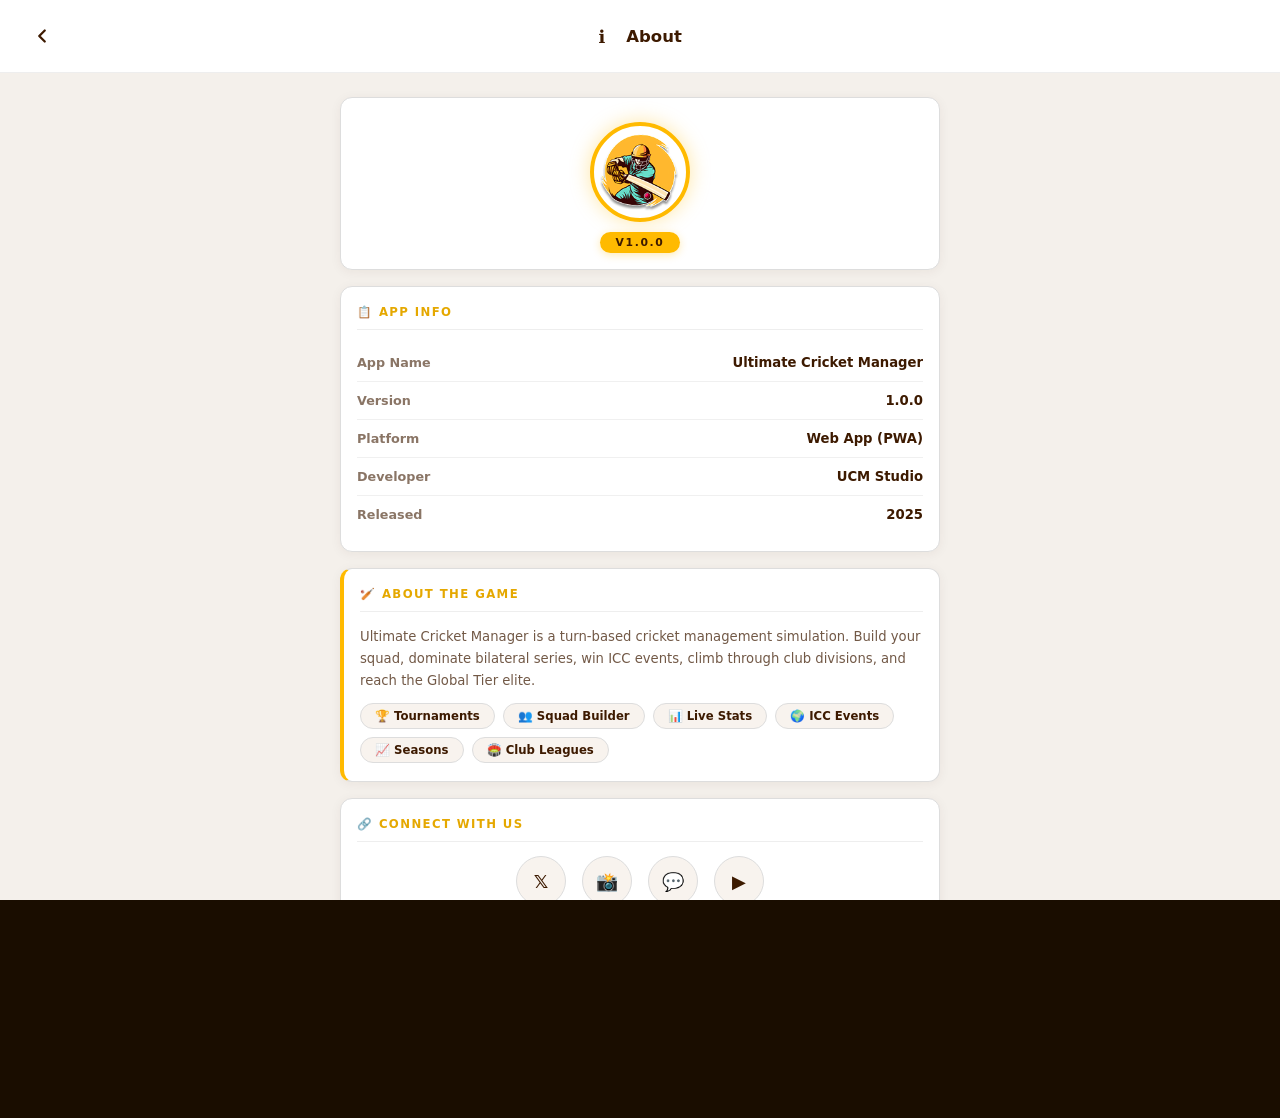
<file: about.html>
<!DOCTYPE html>
<html lang="en">
<head>
  <meta charset="UTF-8" />
  <meta name="viewport" content="width=device-width, initial-scale=1.0, maximum-scale=1.0, user-scalable=no" />
  <meta name="mobile-web-app-capable" content="yes" />
  <meta name="apple-mobile-web-app-capable" content="yes" />
  <meta name="apple-mobile-web-app-status-bar-style" content="black-translucent" />
  <meta name="theme-color" content="#FFFFFF" />
  <title>About – UCM</title>
  <link rel="icon" type="image/png" href="images/logo_mascot_round.png" />
  <link rel="stylesheet" href="css/styles.css" />
  <link rel="stylesheet" href="css/about.css" />
</head>
<body class="about-page">

  <div id="screen-about" class="screen active">

    <!-- ── Sticky Header ── -->
    <div class="about-screen-header">
      <button class="btn-back-icon" onclick="window.location.href='menu.html'">
        <svg viewBox="0 0 24 24" fill="none" stroke="currentColor" stroke-width="2.5"
             stroke-linecap="round" stroke-linejoin="round">
          <polyline points="15 18 9 12 15 6"/>
        </svg>
      </button>
      <div class="about-header-center">
        <span class="about-header-icon">ℹ️</span>
        <h2>About</h2>
      </div>
      <div style="width:44px;"></div>
    </div>

    <!-- ── Page Content ── -->
    <div class="about-wrap">

      <!-- Hero Block -->
      <div class="about-hero-block">
        <img class="about-big-mascot"
             src="images/logo_mascot_round.png"
             onerror="this.style.display='none'"
             alt="UCM Mascot" />

        <span class="about-version-badge">v1.0.0</span>
      </div>

      <!-- App Info Card -->
      <div class="about-card">
        <p class="about-section-title">📋 App Info</p>

        <div class="about-row">
          <span class="about-label">App Name</span>
          <span class="about-value">Ultimate Cricket Manager</span>
        </div>
        <div class="about-row">
          <span class="about-label">Version</span>
          <span class="about-value">1.0.0</span>
        </div>
        <div class="about-row">
          <span class="about-label">Platform</span>
          <span class="about-value">Web App (PWA)</span>
        </div>
        <div class="about-row">
          <span class="about-label">Developer</span>
          <span class="about-value">UCM Studio</span>
        </div>
        <div class="about-row">
          <span class="about-label">Released</span>
          <span class="about-value">2025</span>
        </div>
      </div>

      <!-- About the Game Card -->
      <div class="about-card about-card-quote">
        <p class="about-section-title">🏏 About the Game</p>
        <p class="about-desc">
          Ultimate Cricket Manager is a turn-based cricket management simulation.
          Build your squad, dominate bilateral series, win ICC events, climb through
          club divisions, and reach the Global Tier elite.
        </p>
        <div class="about-features">
          <span class="about-feature-pill">🏆 Tournaments</span>
          <span class="about-feature-pill">👥 Squad Builder</span>
          <span class="about-feature-pill">📊 Live Stats</span>
          <span class="about-feature-pill">🌍 ICC Events</span>
          <span class="about-feature-pill">📈 Seasons</span>
          <span class="about-feature-pill">🏟️ Club Leagues</span>
        </div>
      </div>

      <!-- Connect With Us Card -->
      <div class="about-card">
        <p class="about-section-title">🔗 Connect With Us</p>
        <div class="social-icon-row">
          <a class="social-icon-btn" href="#" title="Twitter / X">𝕏</a>
          <a class="social-icon-btn" href="#" title="Instagram">📸</a>
          <a class="social-icon-btn" href="#" title="Discord">💬</a>
          <a class="social-icon-btn" href="#" title="YouTube">▶️</a>
        </div>
        <p class="about-placeholder-note">Social links will be added soon</p>
      </div>

      <!-- Footer -->
      <div class="about-footer-divider"></div>
      <p class="about-copyright">
        © 2025 Ultimate Cricket Manager<br/>All rights reserved.
      </p>

    </div><!-- /about-wrap -->
  </div><!-- /screen-about -->

</body>
</html>
</file>
<file: css/styles.css>
/* ===== RESET ===== */
*, *::before, *::after { box-sizing: border-box; margin: 0; padding: 0; }

:root {
  --gold:         #FFBA00;
  --gold-dark:    #E5A800;
  --gold-light:   #FFD45E;
  --brown-dark:   #3D1A00;
  --brown-mid:    #5C2D00;
  --brown-light:  #8B4A00;
  --bg-dark:      #1A0D00;
  --bg-card:      #2A1500;
  --bg-row:       #321A00;
  --text-primary: #FFF3DC;
  --text-muted:   #C4955A;
  --border:       #5C3A10;
  --accent-green: #22c55e;
  --accent-red:   #ef4444;
  --radius:       12px;
  --transition:   0.2s ease;
}

html, body {
  height: 100%;
  font-family: 'Segoe UI', system-ui, sans-serif;
  font-size: 15px;
  overflow-x: hidden;
  background: var(--bg-dark);
  -webkit-tap-highlight-color: transparent;
  touch-action: manipulation;
}

.screen        { display: none; min-height: 100vh; padding-bottom: 80px; }
.screen.active { display: block; }

/* ============================================================
   LOADING SCREEN
   ============================================================ */
#screen-loading        { background: #FFFFFF; }  
#screen-loading.active {
  display: flex; align-items: center;
  justify-content: center; min-height: 100vh;
}
.loading-wrap {
  display: flex; flex-direction: column;
  align-items: center; justify-content: center;
  width: 100%; max-width: 360px;
  padding: 40px 24px;
}


.logo-full-img {
  width: 100%; max-width: 300px;
  object-fit: contain; margin-bottom: 36px; display: block;
}
.progress-bar-wrap {
  width: 280px; height: 16px;
  background: var(--brown-dark); border-radius: 99px;
  overflow: hidden; border: 2px solid var(--brown-dark);
  margin-bottom: 12px;
}
.progress-bar {
  height: 100%; width: 0%; background: #FFBA00;  
  border-radius: 99px; transition: width 0.4s ease;
}
.loading-label {
  font-size: 0.82rem; font-weight: 800;
  color: var(--brown-dark); letter-spacing: 0.2em;
  text-transform: uppercase; margin-bottom: 4px;
}
@keyframes btn-bounce-in {
  0%   { transform: scale(0.6);   opacity: 0; }
  55%  { transform: scale(1.12);  opacity: 1; }
  75%  { transform: scale(0.95);  }
  90%  { transform: scale(1.04);  }
  100% { transform: scale(1);     }
}


@keyframes btn-pulse {
  0%, 100% { transform: scale(1);    box-shadow: 0 5px 0 var(--brown-dark); }
  50%       { transform: scale(1.04); box-shadow: 0 7px 0 var(--brown-dark); }
}

.btn-start {
  margin-top: 28px; width: 100%;
  background: var(--gold); color: var(--brown-dark);
  border: 3px solid var(--brown-dark); border-radius: 14px;
  padding: 15px 0; font-size: 1.15rem; font-weight: 900;
  letter-spacing: 0.12em; cursor: pointer; text-transform: uppercase;
  box-shadow: 0 5px 0 var(--brown-dark);
  transition: transform 0.1s ease, box-shadow 0.1s ease;
  animation: btn-bounce-in 0.6s cubic-bezier(0.36, 0.07, 0.19, 0.97) forwards,
             btn-pulse 1.8s ease-in-out 0.6s infinite;
}
.btn-start:hover  { background: var(--gold-dark); }
.btn-start:active { transform: translateY(4px); box-shadow: 0 1px 0 var(--brown-dark); }

/* ============================================================
   MAIN MENU
   ============================================================ */
#screen-main-menu        { background: var(--bg-dark); position: relative; }
#screen-main-menu.active {
  display: flex; flex-direction: column;
  min-height: 100vh; padding-bottom: 0;
}

.menu-bg {
  position: fixed; inset: 0; z-index: 0; overflow: hidden;
}
.menu-bg-img {
  width: 100%; height: 100%;
  object-fit: cover; object-position: center;
  filter: brightness(0.55);
}

.menu-header {
  position: relative; z-index: 2;
  display: flex; align-items: center;
  justify-content: center;
  gap: 12px; padding: 16px 20px 12px;
  background: linear-gradient(to bottom, rgba(0,0,0,0.65) 0%, transparent 100%);
}
.menu-mascot {
  width: 72px; height: 72px;
  border-radius: 50%; object-fit: cover;
  border: 3px solid var(--gold);
  box-shadow: 0 2px 12px rgba(0,0,0,0.5);
  flex-shrink: 0;
}
.menu-logo-text {
  height: 64px; object-fit: contain;
  filter: drop-shadow(2px 2px 4px rgba(0,0,0,0.8));
}
.menu-logo-fallback {
  color: var(--gold); font-size: 2rem; font-weight: 900;
  text-shadow: 2px 2px 0 var(--brown-dark); line-height: 1;
}
.menu-logo-fallback span {
  display: block; font-size: 0.7rem;
  color: var(--text-primary); font-weight: 400; letter-spacing: 0.05em;
}

.user-badge {
  position: relative; z-index: 2;
  display: flex; align-items: center; justify-content: space-between;
  padding: 6px 16px 10px;
}
#user-badge-name {
  font-size: 0.85rem; color: var(--text-primary);
  font-weight: 600;
}
.btn-signout {
  background: rgba(255,255,255,0.12);
  border: 1px solid rgba(255,255,255,0.25);
  color: #fff; border-radius: 99px;
  padding: 5px 14px; font-size: 0.78rem;
  cursor: pointer; font-weight: 600;
  transition: background var(--transition);
}
.btn-signout:hover { background: rgba(255,255,255,0.22); }

.menu-grid {
  position: relative; z-index: 2;
  display: grid; grid-template-columns: 1fr 1fr;
  gap: 12px; padding: 12px 16px 32px; flex: 1;
}

.menu-card {
  background: rgba(255, 255, 255, 0.18);
  backdrop-filter: blur(12px);
  -webkit-backdrop-filter: blur(12px);
  border: 1px solid rgba(255, 255, 255, 0.3);
  border-radius: 20px;
  padding: 20px 12px 16px;
  display: flex; flex-direction: column;
  align-items: center; justify-content: center;
  gap: 10px; cursor: pointer;
  min-height: 130px;
  box-shadow: 0 4px 20px rgba(0,0,0,0.3);
  transition: transform var(--transition),
              background var(--transition),
              box-shadow var(--transition);
  -webkit-tap-highlight-color: transparent;
}
.menu-card:hover {
  background: rgba(255, 255, 255, 0.28);
  transform: translateY(-2px);
  box-shadow: 0 8px 28px rgba(0,0,0,0.4);
}
.menu-card:active {
  transform: translateY(1px);
  box-shadow: 0 2px 10px rgba(0,0,0,0.3);
}

.menu-card-icon {
  width: 56px; height: 56px;
  background: rgba(255,255,255,0.9);
  border-radius: 50%;
  display: flex; align-items: center; justify-content: center;
  box-shadow: 0 2px 8px rgba(0,0,0,0.2);
  color: #3b82f6; flex-shrink: 0;
}
.menu-card-icon svg { width: 28px; height: 28px; }

.menu-card-label {
  font-size: 0.95rem; font-weight: 800;
  color: #FFFFFF; text-align: center; line-height: 1.25;
  text-shadow:
    1px 1px 0 rgba(0,0,0,0.8),
    -1px -1px 0 rgba(0,0,0,0.8),
    1px -1px 0 rgba(0,0,0,0.8),
    -1px 1px 0 rgba(0,0,0,0.8);
  font-style: italic; letter-spacing: 0.01em;
}

/* ============================================================
   AUTH SCREEN (auth.html)
   ============================================================ */
#auth-body {
  margin: 0; padding: 0;
  background: #FFFFFF;
  min-height: 100vh;
  display: flex;
  align-items: center;
  justify-content: center;
  
}

#screen-auth.active {
  display: flex;
  align-items: center;
  justify-content: center;
  min-height: 100vh;
  padding: 24px 16px;
  background: transparent;
  width: 340px;
}

.auth-wrap {
  width: 100%;
  max-width: 400px;
  display: flex;
  flex-direction: column;
  gap: 16px;
}

.auth-logo {
  display: flex;
  justify-content: center;
  margin-bottom: 4px;
}

.auth-logo .logo-full-img {
  max-width: 250px;
  margin-bottom: 0;
}

.auth-tabs {
  display: flex;
  gap: 0;
  background: #F0F0F0;
  border: 1px solid #DDDDDD;
  border-radius: var(--radius);
  overflow: hidden;
}
.auth-tabs .btn-tab {
  flex: 1;
  border-radius: 0;
  border: none;
  border-right: 1px solid #DDDDDD;
  font-size: 0.92rem;
  background: #F0F0F0;
  color: #555555;
  min-height: 44px;
}
.auth-tabs .btn-tab:last-child { border-right: none; }
.auth-tabs .btn-tab.active {
  background: var(--gold);
  color: var(--brown-dark);
  font-weight: 800;
}
.auth-tabs .btn-tab:hover:not(.active) {
  background: #E5E5E5;
}

.auth-form {
  display: flex;
  flex-direction: column;
  gap: 12px;
}

.auth-form input {
  width: 100%;
  background: #F8F8F8;
  color: #1A1A1A;
  border: 1.5px solid #DDDDDD;
  border-radius: var(--radius);
  padding: 13px 16px;
  font-size: 0.95rem;
  min-height: 48px;
  outline: none;
  transition: border-color var(--transition);
}
.auth-form input:focus {
  border-color: var(--gold);
  background: #FFFFFF;
}
.auth-form input::placeholder {
  color: #AAAAAA;
}

.auth-error {
  color: #cc0000;
  font-size: 0.82rem;
  padding: 8px 12px;
  background: #fff0f0;
  border: 1px solid #ffcccc;
  border-radius: var(--radius);
}

.auth-success {
  color: #166534;
  font-size: 0.82rem;
  padding: 8px 12px;
  background: #f0fff4;
  border: 1px solid #bbf7d0;
  border-radius: var(--radius);
}

.auth-hint {
  font-size: 0.85rem;
  color: #666666;
  margin-bottom: 4px;
}

.auth-link {
  text-align: center;
  color: var(--brown-mid);
  font-size: 0.85rem;
  cursor: pointer;
  padding: 4px 0;
  text-decoration: underline;
}
.auth-link:hover { color: var(--brown-dark); }

/* ============================================================
   ABOUT SCREEN
   ============================================================ */
#screen-about { background: var(--bg-dark); }

.about-wrap {
  display: flex; flex-direction: column;
  align-items: center; gap: 16px;
  padding: 20px 16px 40px;
}

.about-header-logo {
  display: flex; align-items: center;
  gap: 12px; margin-bottom: 4px;
  background: rgba(255,255,255,0.05);
  border-radius: 16px; padding: 12px 20px;
  width: 100%; justify-content: center;
  border: 1px solid var(--border);
}
.about-mascot {
  width: 64px; height: 64px;
  border-radius: 50%; object-fit: cover;
  border: 2px solid var(--gold); flex-shrink: 0;
}
.about-logo-text {
  height: 56px; object-fit: contain;
  filter: drop-shadow(1px 1px 3px rgba(0,0,0,0.6));
}

.about-card {
  width: 100%; background: var(--bg-card);
  border: 1px solid var(--border); border-radius: var(--radius);
  padding: 16px;
}
.about-row {
  display: flex; justify-content: space-between;
  align-items: center; padding: 10px 0;
  border-bottom: 1px solid var(--border);
}
.about-row:last-child  { border-bottom: none; }
.about-label           { font-size: 0.85rem; color: var(--text-muted); }
.about-value           { font-size: 0.9rem; color: var(--text-primary); font-weight: 600; }
.about-section-title   {
  font-size: 0.8rem; color: var(--gold);
  text-transform: uppercase; letter-spacing: 0.1em;
  font-weight: 700; margin-bottom: 10px;
}
.about-desc            { font-size: 0.88rem; color: var(--text-muted); line-height: 1.6; }
.social-links          {
  display: grid; grid-template-columns: 1fr 1fr;
  gap: 10px; margin-top: 4px;
}
.social-btn {
  display: flex; align-items: center; gap: 8px;
  background: var(--bg-row); border: 1px solid var(--border);
  border-radius: var(--radius); padding: 10px 14px;
  color: var(--text-primary); font-size: 0.88rem;
  text-decoration: none; cursor: pointer;
  transition: border-color var(--transition);
}
.social-btn:hover       { border-color: var(--gold); }
.about-placeholder-note {
  font-size: 0.75rem; color: var(--text-muted);
  margin-top: 10px; text-align: center; font-style: italic;
}
.about-copyright {
  font-size: 0.75rem; color: var(--text-muted);
  text-align: center; padding-top: 8px;
}

/* ============================================================
   UNIVERSAL BUTTONS
   ============================================================ */
.btn-primary {
  background: var(--gold); color: var(--brown-dark);
  border: 2px solid var(--brown-dark); border-radius: var(--radius);
  padding: 13px 24px; font-size: 1rem; cursor: pointer;
  font-weight: 800; width: 100%;
  box-shadow: 0 3px 0 var(--brown-dark);
  transition: transform 0.1s, box-shadow 0.1s;
  text-transform: uppercase; letter-spacing: 0.06em;
}
.btn-primary:active { transform: translateY(2px); box-shadow: 0 1px 0 var(--brown-dark); }
.btn-primary:hover  { background: var(--gold-dark); }

.btn-secondary {
  background: var(--bg-card); color: var(--text-primary);
  border: 1px solid var(--border); border-radius: var(--radius);
  padding: 10px 20px; font-size: 0.9rem; cursor: pointer;
  transition: background var(--transition); width: 100%;
}
.btn-secondary:hover { background: var(--bg-row); }

.btn-danger {
  background: var(--accent-red); color: #fff;
  border: none; border-radius: var(--radius);
  padding: 12px 20px; cursor: pointer;
  font-size: 0.9rem; font-weight: 700;
  width: 100%; margin-top: 20px;
}

.btn-back {
  background: none; border: none;
  color: var(--gold); cursor: pointer;
  font-size: 0.95rem; font-weight: 600; white-space: nowrap;
  padding: 8px 4px; min-width: 44px; min-height: 44px;
}

.btn-tab {
  background: var(--bg-card); color: var(--text-muted);
  border: 1px solid var(--border); padding: 8px 16px;
  cursor: pointer; font-size: 0.85rem;
  border-radius: var(--radius); transition: all var(--transition);
  min-height: 44px;
}
.btn-tab.active, .btn-tab:hover {
  background: var(--gold); color: var(--brown-dark);
  border-color: var(--gold); font-weight: 700;
}

.btn-group { display: flex; gap: 8px; flex-wrap: wrap; }
.btn-option {
  background: var(--bg-card); color: var(--text-muted);
  border: 1px solid var(--border); border-radius: var(--radius);
  padding: 8px 16px; cursor: pointer; font-size: 0.85rem;
  transition: all var(--transition); min-height: 44px;
}
.btn-option.active {
  background: var(--gold); color: var(--brown-dark);
  border-color: var(--gold); font-weight: 700;
}

.btn-drs {
  background: #1a3a5c; color: #7ab8f5;
  border: 1px solid #2c5282; border-radius: var(--radius);
  padding: 10px 18px; cursor: pointer; font-size: 0.9rem;
  min-height: 44px;
}

.hidden { display: none !important; }

/* ============================================================
   SCREEN HEADER
   ============================================================ */
.screen-header {
  display: flex; align-items: center; gap: 14px;
  padding: 14px 20px; background: var(--bg-card);
  border-bottom: 1px solid var(--border);
  position: sticky; top: 0; z-index: 10;
  min-height: 56px;
}
.screen-header h2 { font-size: 1.1rem; flex: 1; color: var(--text-primary); }
.season-label {
  font-size: 0.8rem; color: var(--text-muted);
  background: var(--bg-row); padding: 4px 10px;
  border-radius: 99px; border: 1px solid var(--border);
  white-space: nowrap;
}

/* ============================================================
   TABLES
   ============================================================ */
.table-wrap   { overflow-x: auto; padding: 16px; -webkit-overflow-scrolling: touch; }
.data-table   { width: 100%; border-collapse: collapse; font-size: 0.88rem; }
.data-table th {
  background: var(--bg-card); color: var(--text-muted);
  padding: 10px 12px; text-align: left;
  border-bottom: 2px solid var(--border);
  font-weight: 600; text-transform: uppercase;
  font-size: 0.78rem; letter-spacing: 0.05em;
  white-space: nowrap;
}
.data-table td {
  padding: 10px 12px; border-bottom: 1px solid var(--border);
  color: var(--text-primary); white-space: nowrap;
}
.data-table tbody tr:hover      { background: var(--bg-row); }
.data-table tbody tr.promoted   { border-left: 3px solid var(--accent-green); }
.data-table tbody tr.relegation { border-left: 3px solid var(--accent-red); }
.data-table tbody tr.user-row   { background: #2d1800; }

/* ============================================================
   MATCH SCREEN
   ============================================================ */
.match-header {
  display: flex; align-items: center; justify-content: space-between;
  padding: 14px 20px; background: var(--bg-card);
  border-bottom: 1px solid var(--border);
  font-weight: 600; color: var(--text-primary);
}
.match-vs { color: var(--text-muted); font-size: 0.85rem; }

.scoreboard {
  background: var(--bg-card); padding: 28px 20px;
  text-align: center; border-bottom: 1px solid var(--border);
}
.score-main   { font-size: 3.2rem; font-weight: 700; color: var(--text-primary); }
.score-sub    { color: var(--text-muted); margin-top: 4px; }
.score-target { color: var(--gold); margin-top: 8px; font-size: 0.95rem; font-weight: 600; }

.batting-info, .bowling-info {
  padding: 12px 20px; background: var(--bg-dark);
  border-bottom: 1px solid var(--border);
  font-size: 0.88rem; color: var(--text-primary);
}
.batter-row, .bowler-row {
  display: flex; justify-content: space-between; padding: 3px 0;
}
.batter-row.active-batter { color: var(--gold); font-weight: 600; }

.commentary-box {
  padding: 14px 20px; min-height: 140px;
  font-size: 0.88rem; color: var(--text-muted);
  border-bottom: 1px solid var(--border);
  display: flex; flex-direction: column; gap: 5px;
}
.ball-dot    { color: var(--text-muted); }
.ball-single { color: var(--text-primary); }
.ball-four   { color: #60a5fa; font-weight: 700; }
.ball-six    { color: var(--gold); font-weight: 700; }
.ball-wicket { color: var(--accent-red); font-weight: 700; }
.ball-extra  { color: #a78bfa; }

.match-controls {
  display: flex; gap: 10px; padding: 16px 20px;
  flex-wrap: wrap; align-items: center;
}
.match-controls select {
  background: var(--bg-card); color: var(--text-primary);
  border: 1px solid var(--border); border-radius: var(--radius);
  padding: 9px 12px; font-size: 0.88rem;
  min-height: 44px;
}

/* ============================================================
   SAVE SLOTS
   ============================================================ */
.save-slots-wrap { padding: 16px; display: flex; flex-direction: column; gap: 12px; }
.save-slot {
  background: var(--bg-card); border: 1px solid var(--border);
  border-radius: var(--radius); padding: 16px;
  display: flex; align-items: center; justify-content: space-between;
  cursor: pointer; transition: border-color var(--transition);
  min-height: 64px;
}
.save-slot:hover  { border-color: var(--gold); }
.save-slot.empty  { opacity: 0.45; cursor: default; }
.save-slot-name   { font-weight: 700; color: var(--text-primary); }
.save-slot-meta   { font-size: 0.8rem; color: var(--text-muted); margin-top: 3px; }
.save-slot-del    {
  background: none; border: none;
  color: var(--accent-red); cursor: pointer;
  font-size: 1.1rem; padding: 8px; min-width: 44px; min-height: 44px;
}

/* ============================================================
   MODALS
   ============================================================ */
.modal {
  position: fixed; inset: 0; background: rgba(0,0,0,0.82);
  z-index: 100; display: flex; align-items: center; justify-content: center;
  padding: 16px;
}
.modal-card {
  background: var(--bg-card); border: 1px solid var(--border);
  border-radius: 14px; padding: 24px;
  width: 100%; max-width: 420px; position: relative;
}
.modal-card h3 { color: var(--text-primary); margin-bottom: 4px; }
.modal-close {
  position: absolute; top: 12px; right: 14px;
  background: none; border: none;
  color: var(--text-muted); cursor: pointer; font-size: 1.2rem;
  min-width: 44px; min-height: 44px;
  display: flex; align-items: center; justify-content: center;
}
.stat-grid {
  display: grid; grid-template-columns: 1fr 1fr;
  gap: 12px; margin-top: 16px;
}
.stat-box {
  background: var(--bg-dark); border-radius: var(--radius);
  padding: 14px; text-align: center;
}
.stat-box .stat-val { font-size: 1.6rem; font-weight: 700; color: var(--gold); }
.stat-box .stat-lbl {
  font-size: 0.75rem; color: var(--text-muted);
  margin-top: 3px; text-transform: uppercase; letter-spacing: 0.05em;
}

/* ============================================================
   OVERLAY
   ============================================================ */
.overlay {
  position: fixed; inset: 0; background: rgba(0,0,0,0.87);
  z-index: 200; display: flex; align-items: center; justify-content: center;
  padding: 16px;
}
.overlay-card {
  background: var(--bg-card); border: 1px solid var(--border);
  border-radius: 14px; padding: 28px; text-align: center;
  width: 100%; max-width: 360px;
  display: flex; flex-direction: column; gap: 14px;
  color: var(--text-primary);
}

/* ============================================================
   BADGES
   ============================================================ */
.badge {
  display: inline-block; padding: 2px 9px;
  border-radius: 99px; font-size: 0.75rem; font-weight: 600;
}
.badge-high       { background: #166534; color: #86efac; }
.badge-medium     { background: #1e3a5f; color: #93c5fd; }
.badge-low        { background: #7f1d1d; color: #fca5a5; }
.badge-consistent { background: #713f12; color: #fde68a; }
.badge-fresh      { background: #166534; color: #86efac; }
.badge-average    { background: #1e3a5f; color: #93c5fd; }
.badge-fatigued   { background: #7f1d1d; color: #fca5a5; }
.badge-injured    { background: #4c0519; color: #fda4af; }

/* ============================================================
   FINANCE
   ============================================================ */
.finance-balance {
  padding: 22px; font-size: 1.6rem; font-weight: 700;
  text-align: center; color: var(--gold);
}
.finance-balance.negative { color: var(--accent-red); }
.finance-grid {
  display: grid; grid-template-columns: 1fr 1fr;
  gap: 12px; padding: 0 16px 16px;
}
.finance-card {
  background: var(--bg-card); border: 1px solid var(--border);
  border-radius: var(--radius); padding: 14px;
}
.finance-card .fc-label { font-size: 0.8rem; color: var(--text-muted); }
.finance-card .fc-value { font-size: 1.2rem; font-weight: 700; margin-top: 4px; }
.fc-value.income  { color: var(--accent-green); }
.fc-value.expense { color: var(--accent-red); }
.debt-warning {
  margin: 0 16px; padding: 12px 16px;
  background: #4c0519; border: 1px solid var(--accent-red);
  border-radius: var(--radius); color: #fda4af; font-size: 0.9rem;
}

/* ============================================================
   SETTINGS
   ============================================================ */
.settings-list { padding: 20px; display: flex; flex-direction: column; gap: 16px; }
.setting-row {
  display: flex; align-items: center; justify-content: space-between;
  padding: 13px 0; border-bottom: 1px solid var(--border);
  color: var(--text-primary); font-size: 0.95rem; min-height: 56px;
}
.setting-row select {
  background: var(--bg-card); color: var(--text-primary);
  border: 1px solid var(--border); border-radius: var(--radius);
  padding: 8px 10px; min-height: 44px;
}
.setting-row input[type="checkbox"] {
  width: 24px; height: 24px; cursor: pointer; accent-color: var(--gold);
}

/* ============================================================
   RESULT / SCORECARD
   ============================================================ */
.result-banner {
  padding: 22px; text-align: center;
  font-size: 1.3rem; font-weight: 700; color: var(--gold);
  background: var(--bg-card); border-bottom: 1px solid var(--border);
}
.scorecard-tabs { display: flex; gap: 8px; padding: 12px 16px; }

/* ============================================================
   COUNTRY GRID
   ============================================================ */
.country-grid {
  display: grid; grid-template-columns: repeat(auto-fill, minmax(100px, 1fr));
  gap: 10px; padding: 16px;
}
.country-card {
  background: var(--bg-card); border: 2px solid var(--border);
  border-radius: var(--radius); padding: 14px 8px;
  text-align: center; cursor: pointer;
  transition: all var(--transition); color: var(--text-primary);
  min-height: 80px; display: flex; flex-direction: column;
  align-items: center; justify-content: center;
}
.country-card:hover    { border-color: var(--gold); }
.country-card.selected { border-color: var(--gold); background: #3d2000; }
.country-card .flag    { font-size: 1.9rem; }
.country-card .cname   { font-size: 0.78rem; margin-top: 5px; color: var(--text-muted); }

/* ============================================================
   SETUP PANEL / MODE OPTIONS
   ============================================================ */
.setup-panel { padding: 20px; display: flex; flex-direction: column; gap: 14px; }
.setup-panel label,
.mode-options label {
  font-size: 0.8rem; color: var(--text-muted);
  text-transform: uppercase; letter-spacing: 0.06em;
}
.setup-panel select,
.setup-panel input[type="text"] {
  background: var(--bg-card); color: var(--text-primary);
  border: 1px solid var(--border); border-radius: var(--radius);
  padding: 11px 14px; font-size: 0.95rem; width: 100%;
  min-height: 48px;
}
.mode-options { padding: 16px; display: flex; flex-direction: column; gap: 14px; }

/* ============================================================
   CALENDAR
   ============================================================ */
.calendar-nav {
  display: flex; align-items: center; gap: 20px;
  padding: 14px 20px; font-weight: 600; color: var(--text-primary);
}
.calendar-nav button {
  background: var(--bg-card); border: 1px solid var(--border);
  color: var(--text-primary); border-radius: var(--radius);
  padding: 8px 16px; cursor: pointer; font-size: 1.2rem;
  min-width: 44px; min-height: 44px;
}
.fixture-list  { padding: 0 16px 16px; display: flex; flex-direction: column; gap: 10px; }
.fixture-card {
  background: var(--bg-card); border: 1px solid var(--border);
  border-radius: var(--radius); padding: 14px 16px;
  display: flex; align-items: center; justify-content: space-between;
}
.fixture-card .fx-teams { font-weight: 600; color: var(--text-primary); }
.fixture-card .fx-meta  { font-size: 0.8rem; color: var(--text-muted); margin-top: 3px; }
.fixture-card .fx-action button {
  background: var(--gold); color: var(--brown-dark);
  border: none; border-radius: var(--radius);
  padding: 8px 16px; cursor: pointer;
  font-size: 0.85rem; font-weight: 700; min-height: 44px;
}

/* ============================================================
   MVP / MISC
   ============================================================ */
.mvp-card {
  margin: 16px; padding: 16px;
  background: var(--bg-card); border: 1px solid var(--gold);
  border-radius: var(--radius); text-align: center;
}
.mvp-name { font-size: 1.1rem; font-weight: 700; color: var(--gold); }
.mvp-stat { font-size: 0.85rem; color: var(--text-muted); margin-top: 4px; }

.overseas-badge {
  margin-left: auto; font-size: 0.8rem;
  background: var(--bg-row); padding: 4px 10px;
  border-radius: 99px; border: 1px solid var(--border);
  color: var(--text-muted); white-space: nowrap;
}
.squad-controls  { display: flex; gap: 8px; padding: 12px 16px; flex-wrap: wrap; }
.transfer-search { display: flex; gap: 10px; padding: 12px 16px; }
.transfer-search input {
  flex: 1; background: var(--bg-card); color: var(--text-primary);
  border: 1px solid var(--border); border-radius: var(--radius);
  padding: 9px 12px; font-size: 0.9rem; min-height: 44px;
}
.transfer-search select {
  background: var(--bg-card); color: var(--text-primary);
  border: 1px solid var(--border); border-radius: var(--radius);
  padding: 9px 12px; font-size: 0.9rem; min-height: 44px;
}
.bracket-wrap    { padding: 16px; color: var(--text-primary); }
.icc-groups      { padding: 16px; color: var(--text-primary); }
.upgrade-section { padding: 16px; }

/* ============================================================
   RESPONSIVE — small phones (width < 360px)
   ============================================================ */
@media (max-width: 360px) {
  .menu-grid        { gap: 8px; padding: 8px 10px 24px; }
  .menu-card        { min-height: 110px; padding: 14px 8px 12px; }
  .menu-card-icon   { width: 46px; height: 46px; }
  .menu-card-icon svg { width: 22px; height: 22px; }
  .menu-card-label  { font-size: 0.82rem; }
  .menu-mascot      { width: 56px; height: 56px; }
  .menu-logo-text   { height: 50px; }
  .score-main       { font-size: 2.6rem; }
}

/* ============================================================
   SCROLLBAR
   ============================================================ */
::-webkit-scrollbar       { width: 4px; height: 4px; }
::-webkit-scrollbar-track { background: var(--bg-dark); }
::-webkit-scrollbar-thumb { background: var(--border); border-radius: 99px; }

/* ============================================================
   SIGN OUT BUTTON (menu header)
   ============================================================ */
.btn-signout {
  background: rgba(255, 255, 255, 0.15);
  border: 1.5px solid rgba(255, 255, 255, 0.35);
  color: #FFFFFF;
  border-radius: 99px;
  padding: 6px 16px;
  font-size: 0.78rem;
  font-weight: 700;
  cursor: pointer;
  letter-spacing: 0.04em;
  transition: background var(--transition), border-color var(--transition);
  min-height: 34px;
  white-space: nowrap;
}
.btn-signout:hover  { background: rgba(255, 255, 255, 0.28); border-color: rgba(255,255,255,0.6); }
.btn-signout:active { background: rgba(255, 255, 255, 0.1); }

/* ============================================================
   USER BADGE (menu header)
   ============================================================ */
.user-badge {
  position: relative;
  z-index: 2;
  display: flex;
  align-items: center;
  justify-content: space-between;
  padding: 4px 16px 10px;
}
#user-badge-name {
  font-size: 0.85rem;
  color: #FFFFFF;
  font-weight: 600;
  text-shadow: 1px 1px 3px rgba(0,0,0,0.7);
}

/* ============================================================
   SIGN OUT CONFIRMATION OVERLAY  — auth screen theme
   ============================================================ */
.overlay {
  position: fixed; inset: 0;
  background: rgba(0, 0, 0, 0.55);   /* lighter dim — matches auth feel */
  z-index: 200;
  display: flex;
  align-items: center;
  justify-content: center;
  padding: 16px;
}

.overlay-card {
  background: #FFFFFF;               /* white card — matches auth.html */
  border: 1.5px solid #DDDDDD;       /* light grey border */
  border-radius: 20px;
  padding: 32px 24px;
  text-align: center;
  width: 100%;
  max-width: 320px;
  display: flex;
  flex-direction: column;
  gap: 6px;
  box-shadow: 0 8px 40px rgba(0, 0, 0, 0.18);
}

.overlay-card p:first-child {
  font-size: 1.15rem;
  font-weight: 800;
  color: var(--brown-dark);          /* #3D1A00 — matches auth labels */
}

.overlay-card p:nth-child(2) {
  font-size: 0.88rem;
  color: #666666;                    /* matches .auth-hint */
  margin-bottom: 8px;
}

/* Buttons row inside overlay */
.overlay-actions {
  display: flex;
  gap: 10px;
  justify-content: center;
  margin-top: 10px;
}

/* Yes Sign Out — gold button matches auth btn-primary */
.overlay-actions .btn-primary {
  width: auto;
  padding: 11px 28px;
  font-size: 0.95rem;
}

/* Cancel — light grey matches auth btn-secondary */
.overlay-actions .btn-secondary {
  width: auto;
  padding: 11px 28px;
  font-size: 0.95rem;
  background: #F0F0F0;
  color: #333333;
  border: 1.5px solid #DDDDDD;
}
.overlay-actions .btn-secondary:hover { background: #827f7f; }


/* ============================================================
   SETTINGS PAGE EXTRAS
   ============================================================ */
.settings-divider {
  border: none;
  border-top: 1px solid var(--border);
  margin: 4px 0;
}
.settings-section-title {
  font-size: 0.78rem;
  color: var(--gold);
  text-transform: uppercase;
  letter-spacing: 0.12em;
  font-weight: 700;
  padding: 4px 0;
}
.settings-danger-title { color: var(--accent-red); }

.setting-account-info {
  display: flex;
  flex-direction: column;
  gap: 2px;
}
.setting-account-label {
  font-size: 0.78rem;
  color: var(--text-muted);
}
.setting-account-value {
  font-size: 0.95rem;
  color: var(--text-primary);
  font-weight: 700;
}

.btn-signout-settings {
  background: transparent;
  border: 1.5px solid var(--accent-red);
  color: var(--accent-red);
  border-radius: 99px;
  padding: 7px 18px;
  font-size: 0.82rem;
  font-weight: 700;
  cursor: pointer;
  transition: background var(--transition);
  white-space: nowrap;
  min-height: 36px;
}
.btn-signout-settings:hover {
  background: rgba(239, 68, 68, 0.1);
}



/* ============================================================
   ABOUT SCREEN
   ============================================================ */
#screen-about {
  background: #FFFFFF;
}

.about-wrap {
  display: flex;
  flex-direction: column;
  align-items: center;
  gap: 16px;
  padding: 20px 16px 40px;
  background: #FFFFFF;
}

/* ── Header ── */
.about-screen-header {
  display: flex;
  align-items: center;
  justify-content: space-between;
  padding: 14px 16px;
  background: #FFFFFF;
  border-bottom: 1px solid #EEEEEE;
  position: sticky; top: 0; z-index: 10;
  min-height: 56px;
}

.about-header-center {
  display: flex;
  align-items: center;
  gap: 8px;
  flex: 1;
  justify-content: center;
}

.about-header-center h2 {
  font-size: 1.1rem;
  color: var(--brown-dark);
  margin: 0;
}

.about-header-icon {
  width: 20px; height: 20px;
  color: var(--brown-dark);
  flex-shrink: 0;
}

.btn-back-icon {
  background: none;
  border: none;
  color: var(--brown-dark);
  cursor: pointer;
  width: 44px; height: 44px;
  display: flex; align-items: center; justify-content: center;
  border-radius: 50%;
  transition: background var(--transition);
  flex-shrink: 0;
}
.btn-back-icon:hover  { background: rgba(61, 26, 0, 0.08); }
.btn-back-icon:active { background: rgba(61, 26, 0, 0.15); }
.btn-back-icon svg    { width: 22px; height: 22px; }

/* ── Hero Block ── */
.about-hero-block {
  display: flex;
  flex-direction: column;
  align-items: center;
  gap: 10px;
  padding: 24px 16px 8px;
  width: 100%;
}

.about-big-mascot {
  width: 120px; height: 120px;
  border-radius: 50%;
  object-fit: cover;
  border: 4px solid var(--gold);
  box-shadow: 0 0 24px rgba(255, 186, 0, 0.45);
  animation: about-mascot-bounce 2s ease-in-out infinite;
}

@keyframes about-mascot-bounce {
  0%, 100% { transform: translateY(0px);   }
  50%       { transform: translateY(-10px); }
}

.about-big-logo {
  height: 44px;
  object-fit: contain;
  filter: drop-shadow(0 2px 6px rgba(0, 0, 0, 0.2));
  animation: about-logo-fade 2s ease-in-out infinite;
}

@keyframes about-logo-fade {
  0%, 100% { opacity: 1;    }
  50%       { opacity: 0.8; }
}

.about-version-badge {
  background: var(--gold);
  color: var(--brown-dark);
  font-size: 0.72rem;
  font-weight: 900;
  letter-spacing: 0.15em;
  padding: 4px 16px;
  border-radius: 99px;
  text-transform: uppercase;
  box-shadow: 0 2px 10px rgba(255, 186, 0, 0.35);
}

/* ── Cards ── */
.about-card {
  width: 100%;
  background: #F8F8F8;
  border: 1.5px solid #DDDDDD;
  border-radius: var(--radius);
  padding: 16px;
}

.about-card-quote {
  border-left: 3px solid var(--gold);
}

.about-section-title {
  font-size: 0.78rem;
  color: var(--brown-dark);
  text-transform: uppercase;
  letter-spacing: 0.1em;
  font-weight: 800;
  margin-bottom: 10px;
}

/* ── App Info Rows ── */
.about-row {
  display: flex;
  justify-content: space-between;
  align-items: center;
  padding: 10px 0;
  border-bottom: 1px solid #EEEEEE;
}
.about-row:last-child { border-bottom: none; }

.about-label {
  font-size: 0.85rem;
  color: var(--brown-dark);
  opacity: 0.6;
}

.about-value {
  font-size: 0.9rem;
  color: var(--brown-dark);
  font-weight: 700;
}

/* ── About Game ── */
.about-desc {
  font-size: 0.88rem;
  color: var(--brown-dark);
  opacity: 0.75;
  line-height: 1.65;
}

.about-features {
  display: flex;
  flex-wrap: wrap;
  gap: 8px;
  margin-top: 12px;
}

.about-feature-pill {
  background: #FFFFFF;
  border: 1.5px solid #DDDDDD;
  color: var(--brown-dark);
  border-radius: 99px;
  padding: 5px 14px;
  font-size: 0.78rem;
  font-weight: 600;
}

/* ── Social Icons ── */
.social-icon-row {
  display: flex;
  justify-content: center;
  gap: 16px;
  margin-bottom: 10px;
}

.social-icon-btn {
  width: 52px; height: 52px;
  background: #FFFFFF;
  border: 1.5px solid #DDDDDD;
  border-radius: 50%;
  display: flex; align-items: center; justify-content: center;
  font-size: 1.4rem;
  text-decoration: none;
  cursor: pointer;
  transition: border-color var(--transition),
              background var(--transition),
              transform var(--transition);
}
.social-icon-btn:hover  {
  border-color: var(--gold);
  background: #FFF9E6;
  transform: translateY(-3px);
}
.social-icon-btn:active { transform: translateY(0px); }

.about-placeholder-note {
  font-size: 0.75rem;
  color: var(--brown-dark);
  opacity: 0.45;
  text-align: center;
  font-style: italic;
}

/* ── Footer ── */
.about-footer-divider {
  width: 60px; height: 3px;
  background: var(--gold);
  border-radius: 99px;
  opacity: 0.5;
  margin: 4px auto 0;
}

.about-copyright {
  font-size: 0.75rem;
  color: var(--brown-dark);
  opacity: 0.5;
  text-align: center;
  padding: 4px 0 16px;
  line-height: 1.8;
}

/* ============================================================
   MENU USER AVATAR — Gold circle top-right of header
   ============================================================ */
.menu-user-avatar {
  position: absolute;
  top: 16px;
  right: 16px;
  z-index: 10;
  width: 40px;
  height: 40px;
  border-radius: 50%;
  background: var(--gold);
  color: var(--brown-dark);
  border: 2.5px solid var(--brown-dark);
  font-size: 1.05rem;
  font-weight: 900;
  display: flex;
  align-items: center;
  justify-content: center;
  cursor: pointer;
  box-shadow: 0 2px 10px rgba(255, 186, 0, 0.5);
  transition: transform var(--transition),
              box-shadow var(--transition),
              background var(--transition);
  text-transform: uppercase;
  line-height: 1;
  flex-shrink: 0;
}
.menu-user-avatar:hover {
  transform: scale(1.1);
  background: var(--gold-dark);
  box-shadow: 0 4px 16px rgba(255, 186, 0, 0.7);
}
.menu-user-avatar:active {
  transform: scale(0.95);
}
</file>
<file: css/about.css>
/* ============================================================
   ABOUT PAGE — Matches settings.css style exactly
   ============================================================ */

body.about-page {
  background: #F4F0EB;
  min-height: 100vh;
}

#screen-about {
  background: #F4F0EB !important;
  min-height: 100vh;
  padding-bottom: 40px;
}

/* ── Sticky Header ── */
.about-screen-header {
  display: flex;
  align-items: center;
  justify-content: space-between;
  padding: 14px 20px;
  background: #FFFFFF;
  border-bottom: 1px solid #EEEEEE;
  position: sticky;
  top: 0;
  z-index: 100;
  min-height: 56px;
}

.about-header-center {
  display: flex;
  align-items: center;
  gap: 8px;
  flex: 1;
  justify-content: center;
}

.about-header-center h2 {
  font-size: 1.1rem;
  font-weight: 800;
  color: var(--brown-dark);
  margin: 0;
}

.about-header-icon {
  font-size: 1.2rem;
}

.btn-back-icon {
  background: none;
  border: none;
  color: var(--brown-dark);
  cursor: pointer;
  width: 44px; height: 44px;
  display: flex; align-items: center; justify-content: center;
  border-radius: 50%;
  transition: background var(--transition);
  flex-shrink: 0;
}
.btn-back-icon:hover  { background: rgba(61, 26, 0, 0.08); }
.btn-back-icon:active { background: rgba(61, 26, 0, 0.15); }
.btn-back-icon svg    { width: 22px; height: 22px; }

/* ── Page Content Wrapper ── */
.about-wrap {
  display: flex;
  flex-direction: column;
  align-items: center;
  gap: 16px;
  padding: 24px 20px 40px;
  max-width: 640px;
  margin: 0 auto;
  background: transparent !important;
}

/* ── Hero Block ── */
.about-hero-block {
  display: flex;
  flex-direction: column;
  align-items: center;
  gap: 10px;
  width: 100%;
  padding: 24px 20px 16px;
  background: #FFFFFF;
  border: 1.5px solid #DDDDDD;
  border-radius: var(--radius);
  box-shadow: 0 2px 12px rgba(61, 26, 0, 0.06);
}

.about-big-mascot {
  width: 100px; height: 100px;
  border-radius: 50%;
  object-fit: cover;
  border: 4px solid var(--gold);
  box-shadow: 0 0 20px rgba(255, 186, 0, 0.35);
  animation: about-mascot-bounce 2s ease-in-out infinite;
}

@keyframes about-mascot-bounce {
  0%, 100% { transform: translateY(0px);  }
  50%       { transform: translateY(-8px); }
}

.about-big-logo {
  height: 40px;
  object-fit: contain;
  filter: drop-shadow(0 2px 4px rgba(0,0,0,0.12));
  animation: about-logo-fade 2s ease-in-out infinite;
}

@keyframes about-logo-fade {
  0%, 100% { opacity: 1;   }
  50%       { opacity: 0.8; }
}

.about-version-badge {
  background: var(--gold);
  color: var(--brown-dark);
  font-size: 0.72rem;
  font-weight: 900;
  letter-spacing: 0.15em;
  padding: 4px 16px;
  border-radius: 99px;
  text-transform: uppercase;
  box-shadow: 0 2px 8px rgba(255, 186, 0, 0.3);
}

/* ── Cards — same as settings ── */
.about-card {
  width: 100%;
  background: #FFFFFF;
  border: 1.5px solid #DDDDDD;
  border-radius: var(--radius);
  padding: 18px 16px;
  box-shadow: 0 2px 12px rgba(61, 26, 0, 0.06);
}

.about-card-quote {
  border-left: 4px solid var(--gold);
}

/* ── Section Title — same as settings-card-title ── */
.about-section-title {
  font-size: 0.78rem;
  font-weight: 800;
  color: var(--gold-dark);
  text-transform: uppercase;
  letter-spacing: 0.12em;
  margin-bottom: 14px;
  padding-bottom: 10px;
  border-bottom: 1.5px solid #EEEEEE;
}

/* ── Rows — same as settings-row ── */
.about-row {
  display: flex;
  justify-content: space-between;
  align-items: center;
  padding: 11px 0;
  border-bottom: 1px solid #F0F0F0;
}
.about-row:last-child { border-bottom: none; }

.about-label {
  font-size: 0.85rem;
  font-weight: 600;
  color: var(--brown-dark);
  opacity: 0.6;
}

.about-value {
  font-size: 0.88rem;
  font-weight: 700;
  color: var(--brown-dark);
}

/* ── Description ── */
.about-desc {
  font-size: 0.88rem;
  color: var(--brown-dark);
  opacity: 0.72;
  line-height: 1.65;
}

/* ── Feature Pills ── */
.about-features {
  display: flex;
  flex-wrap: wrap;
  gap: 8px;
  margin-top: 12px;
}

.about-feature-pill {
  background: #F8F3EE;
  border: 1.5px solid #DDDDDD;
  color: var(--brown-dark);
  border-radius: 99px;
  padding: 5px 14px;
  font-size: 0.78rem;
  font-weight: 600;
}

/* ── Social Icons ── */
.social-icon-row {
  display: flex;
  justify-content: center;
  gap: 16px;
  margin-bottom: 8px;
}

.social-icon-btn {
  width: 50px; height: 50px;
  background: #F8F3EE;
  border: 1.5px solid #DDDDDD;
  border-radius: 50%;
  display: flex; align-items: center; justify-content: center;
  font-size: 1.2rem;
  text-decoration: none;
  cursor: pointer;
  color: var(--brown-dark);
  font-weight: 700;
  transition: border-color var(--transition),
              background var(--transition),
              transform var(--transition);
}
.social-icon-btn:hover {
  border-color: var(--gold);
  background: #FFF5D6;
  transform: translateY(-3px);
}
.social-icon-btn:active { transform: translateY(0px); }

.about-placeholder-note {
  font-size: 0.75rem;
  color: var(--brown-dark);
  opacity: 0.45;
  text-align: center;
  font-style: italic;
  margin-top: 6px;
}

/* ── Footer ── */
.about-footer-divider {
  width: 60px; height: 3px;
  background: var(--gold);
  border-radius: 99px;
  opacity: 0.5;
  margin: 4px auto 0;
}

.about-copyright {
  font-size: 0.75rem;
  color: var(--brown-dark);
  opacity: 0.45;
  text-align: center;
  padding: 4px 0 8px;
  line-height: 1.8;
}

/* ── Responsive ── */
@media (max-width: 600px) {
  .about-wrap {
    padding: 16px 16px 32px;
    gap: 14px;
  }
  .about-big-mascot {
    width: 80px; height: 80px;
  }
  .about-big-logo {
    height: 34px;
  }
  .social-icon-btn {
    width: 44px; height: 44px;
    font-size: 1rem;
  }
}
</file>
